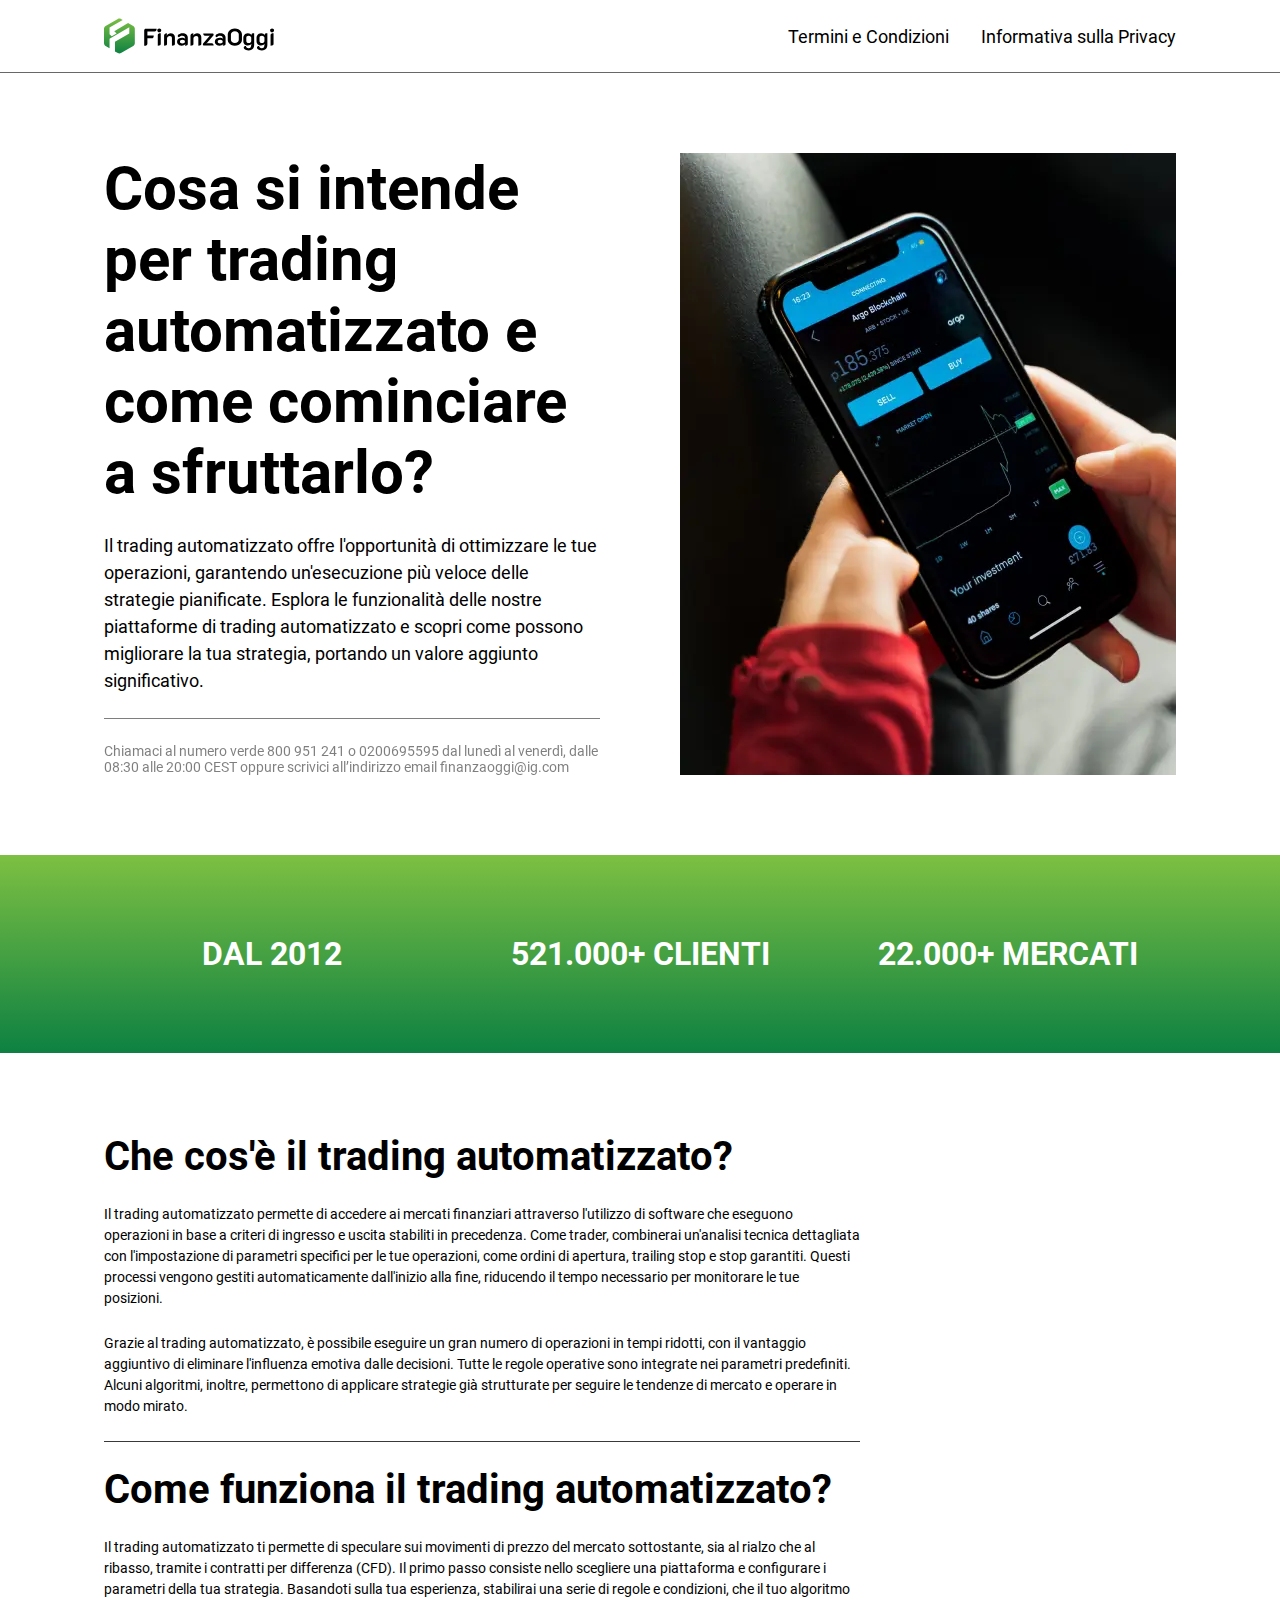
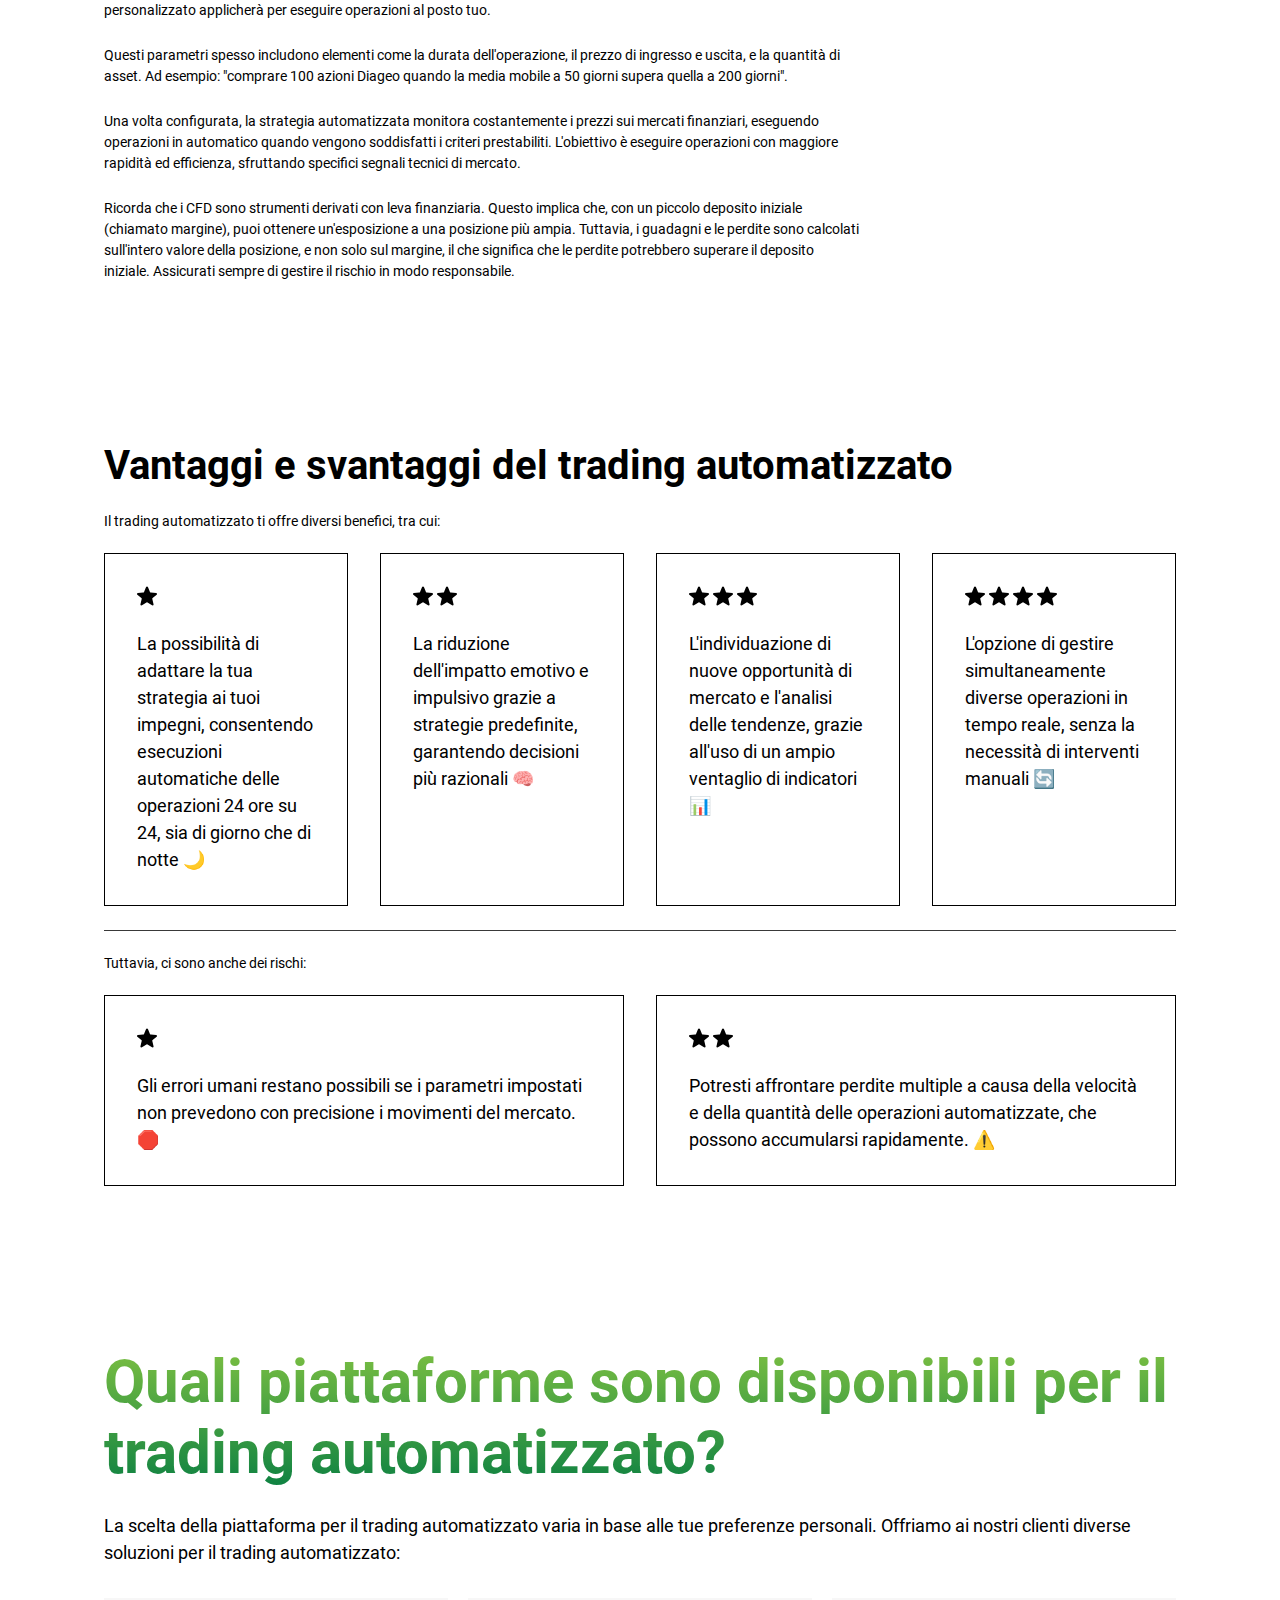
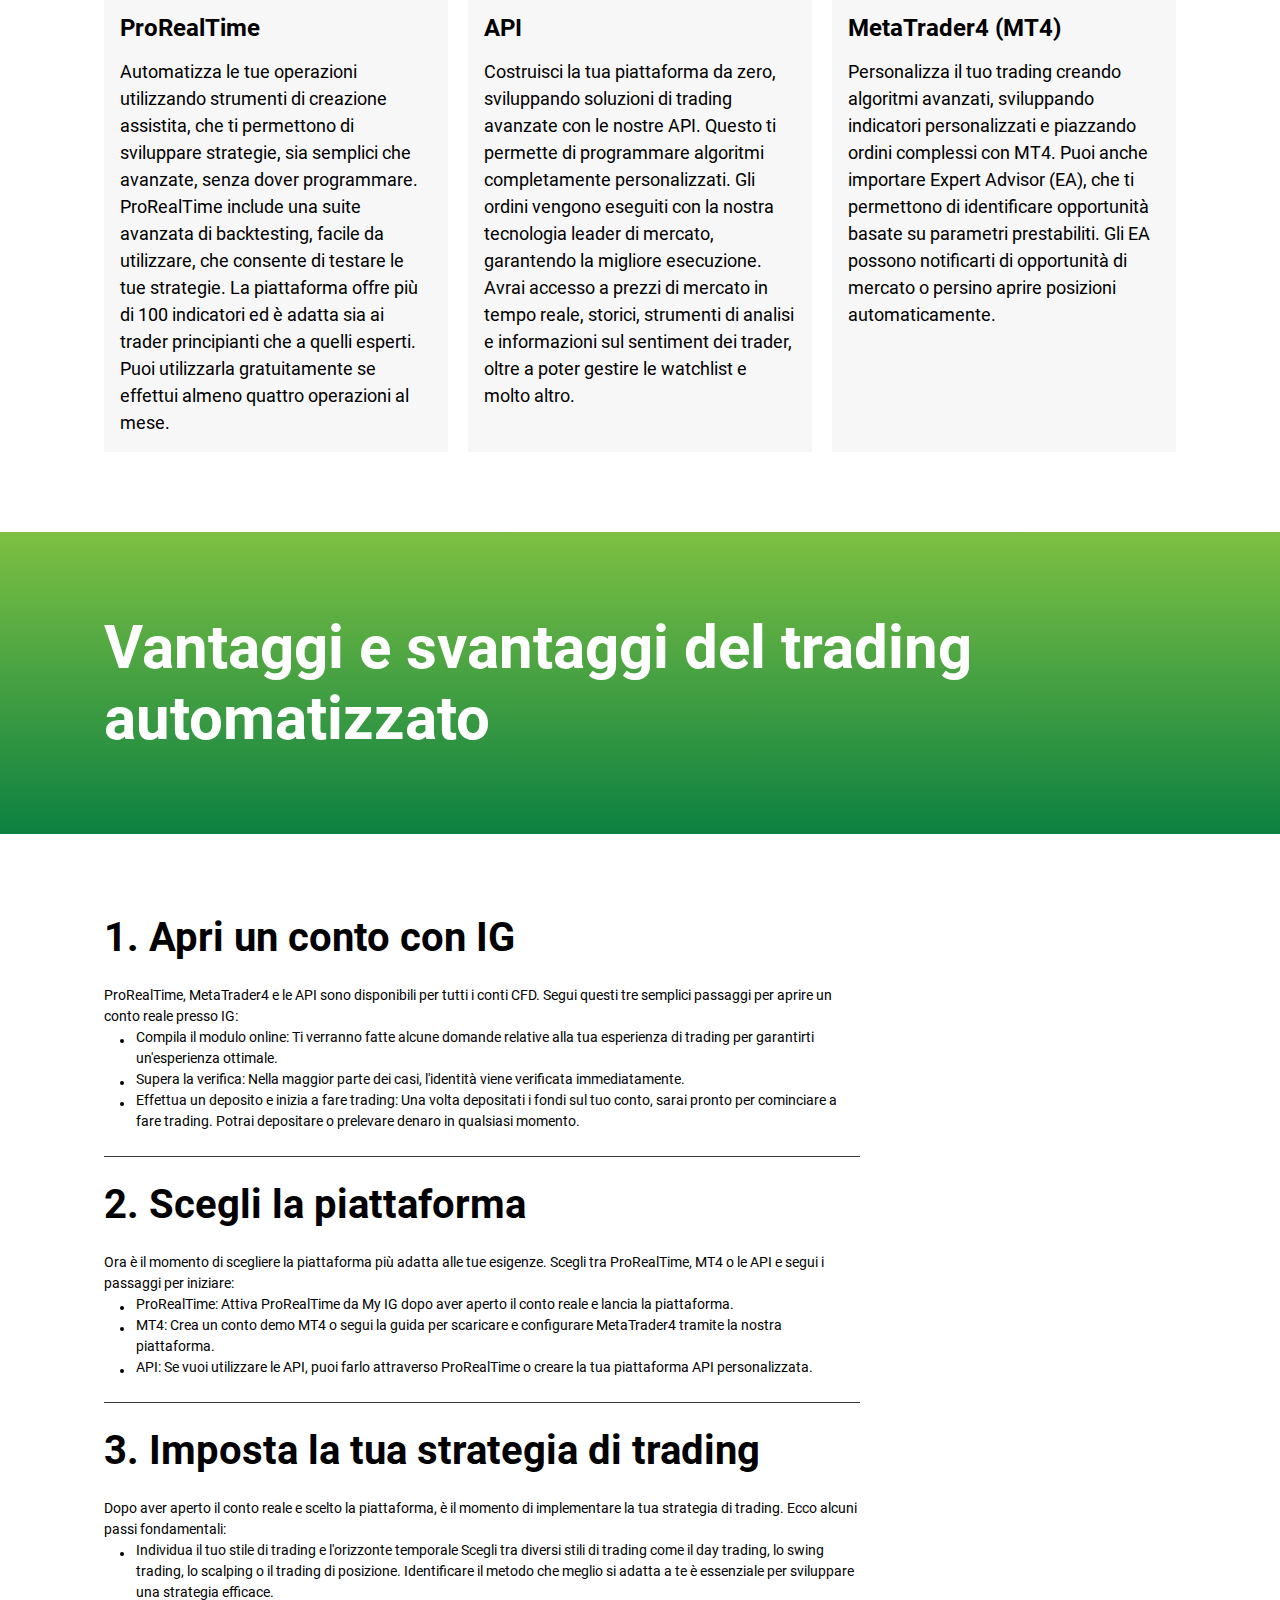
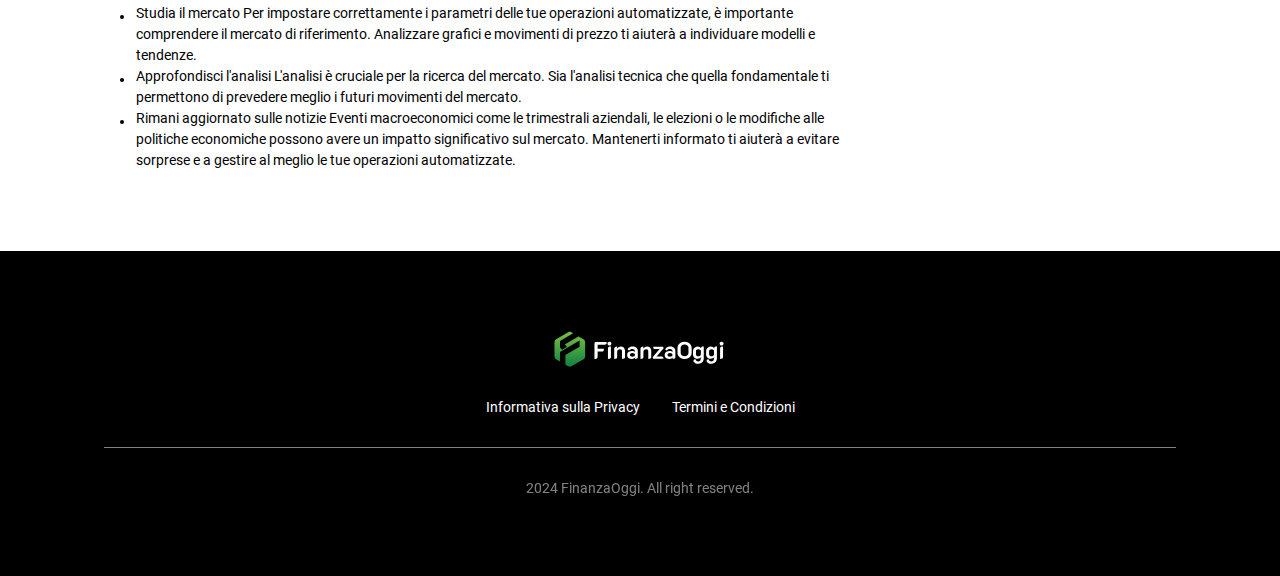
<file: index.html>
<!DOCTYPE html>
<html lang="it">

<head>
    <title>Finanza Oggi - Tutto sull'Autotrading e Investimenti Automatizzati</title>
    <meta charset="UTF-8">
    <meta name="viewport" content="width=device-width, initial-scale=1.0">
    <meta name="title" content="Finanza Oggi - Tutto sull'Autotrading e Investimenti Automatizzati">
    <meta name="description"
        content="Scopri le migliori strategie di autotrading, i robot di trading automatico e gli strumenti di investimento per ottimizzare i tuoi guadagni con Finanza Oggi.">
    <meta name="keywords"
        content="autotrading, trading automatico, robot di trading, investimenti automatizzati, finanza, mercato finanziario, criptovalute, strategie di trading, trading algoritmico">
    <meta name="author" content="Finanza Oggi">
    <meta name="robots" content="index, follow">
    <meta name="language" content="it">
    <meta property="og:title" content="Finanza Oggi - Autotrading e Investimenti Automatizzati">
    <meta property="og:description"
        content="Entra nel mondo dell'autotrading con Finanza Oggi e scopri come investire in modo intelligente e automatizzato.">
    <meta property="og:type" content="website">
    <meta property="og:locale" content="it_IT">
    <link rel="stylesheet" href="css/style.min.css?_v=20240923154622">

</head>

<body>

    <div class="wrapper">
        <header class="header">
    <div class="header__container container">
        <div class="header__body">
            <a href="/" class="header__logo">
                <img src="img/logo.svg" alt="Logo">
            </a>
            <div class="header__links">
                <a href="terms.html" class="header__link">Termini e Condizioni</a>
                <a href="info.html" class="header__link">Informativa sulla Privacy</a>
            </div>
        </div>
    </div>
</header>

        <div class="page">

            <main class="main">
                <div class="main__container container">
                    <div class="main__body">
                        <div class="main__info">
                            <h1 class="main__title">
                                Cosa si intende per trading automatizzato e come cominciare a
                                sfruttarlo?
                            </h1>
                            <p class="main__text">
                                Il trading automatizzato offre l'opportunità di ottimizzare le tue operazioni,
                                garantendo un'esecuzione più veloce delle strategie pianificate. Esplora le funzionalità
                                delle nostre piattaforme di trading automatizzato e scopri come possono migliorare la
                                tua strategia, portando un valore aggiunto significativo.
                            </p>
                            <p class="main__footer">
                                Chiamaci al numero verde 800 951 241 o 0200695595 dal lunedì al venerdì, dalle 08:30
                                alle 20:00 CEST oppure scrivici all’indirizzo email finanzaoggi@ig.com
                            </p>
                        </div>
                        <div class="main__image">
                            <picture><source srcset="img/main/image.webp" type="image/webp"><img src="img/main/image.jpg" alt="Image"></picture>
                        </div>
                    </div>
                </div>
            </main>

            <section class="values">
                <div class="values__container container">
                    <div class="values__body">
                        <ul class="values__list">
                            <li class="values__item">Dal 2012</li>
                            <li class="values__item">521.000+ clienti</li>
                            <li class="values__item">22.000+ mercati</li>
                        </ul>
                    </div>
                </div>
            </section>

            <section class="trading">
                <div class="trading__container container">
                    <div class="trading__body">
                        <div class="trading__info">
                            <div class="trading__section">
                                <h2 class="trading__title">Che cos'è il trading automatizzato?</h2>
                                <div class="trading__text">
                                    <p>
                                        Il trading automatizzato permette di accedere ai mercati finanziari attraverso
                                        l'utilizzo di software che eseguono operazioni in base a criteri di ingresso e
                                        uscita stabiliti in precedenza. Come trader, combinerai un'analisi tecnica
                                        dettagliata con l'impostazione di parametri specifici per le tue operazioni,
                                        come ordini di apertura, trailing stop e stop garantiti. Questi processi vengono
                                        gestiti automaticamente dall'inizio alla fine, riducendo il tempo necessario per
                                        monitorare le tue posizioni.
                                    </p>
                                    <p>
                                        Grazie al trading automatizzato, è possibile eseguire un gran numero di
                                        operazioni in tempi ridotti, con il vantaggio aggiuntivo di eliminare
                                        l'influenza emotiva dalle decisioni. Tutte le regole operative sono integrate
                                        nei parametri predefiniti. Alcuni algoritmi, inoltre, permettono di applicare
                                        strategie già strutturate per seguire le tendenze di mercato e operare in modo
                                        mirato.
                                    </p>
                                </div>
                            </div>
                            <div class="trading__section">
                                <h2 class="trading__title">Come funziona il trading automatizzato?</h2>
                                <div class="trading__text">
                                    <p>
                                        Il trading automatizzato ti permette di speculare sui movimenti di prezzo del
                                        mercato sottostante, sia al rialzo che al ribasso, tramite i contratti per
                                        differenza (CFD). Il primo passo consiste nello scegliere una piattaforma e
                                        configurare i parametri della tua strategia. Basandoti sulla tua esperienza,
                                        stabilirai una serie di regole e condizioni, che il tuo algoritmo personalizzato
                                        applicherà per eseguire operazioni al posto tuo.
                                    </p>
                                    <p>
                                        Questi parametri spesso includono elementi come la durata dell'operazione, il
                                        prezzo di ingresso e uscita, e la quantità di asset. Ad esempio: "comprare 100
                                        azioni Diageo quando la media mobile a 50 giorni supera quella a 200 giorni".
                                    </p>
                                    <p>
                                        Una volta configurata, la strategia automatizzata monitora costantemente i
                                        prezzi sui mercati finanziari, eseguendo operazioni in automatico quando vengono
                                        soddisfatti i criteri prestabiliti. L'obiettivo è eseguire operazioni con
                                        maggiore rapidità ed efficienza, sfruttando specifici segnali tecnici di
                                        mercato.
                                    </p>
                                    <p>
                                        Ricorda che i CFD sono strumenti derivati con leva finanziaria. Questo implica
                                        che, con un piccolo deposito iniziale (chiamato margine), puoi ottenere
                                        un'esposizione a una posizione più ampia. Tuttavia, i guadagni e le perdite sono
                                        calcolati sull'intero valore della posizione, e non solo sul margine, il che
                                        significa che le perdite potrebbero superare il deposito iniziale. Assicurati
                                        sempre di gestire il rischio in modo responsabile.
                                    </p>
                                </div>
                            </div>
                        </div>
                        <div class="trading__images">
                            <div class="trading__image lazy">
                                <picture>
                                    <source data-srcset="img/trading/image1.webp" srcset="img/plug.png"
                                        type="image/webp">
                                    <img data-src="img/trading/image1.jpg" src="img/plug.png" alt="Image">
                                </picture>
                            </div>
                            <div class="trading__image lazy">
                                <picture>
                                    <source data-srcset="img/trading/image2.webp" srcset="img/plug.png"
                                        type="image/webp">
                                    <img data-src="img/trading/image2.jpg" src="img/plug.png" alt="Image">
                                </picture>
                            </div>
                            <div class="trading__image lazy">
                                <picture>
                                    <source data-srcset="img/trading/image3.webp" srcset="img/plug.png"
                                        type="image/webp">
                                    <img data-src="img/trading/image3.jpg" src="img/plug.png" alt="Image">
                                </picture>
                            </div>
                        </div>
                    </div>
                </div>
            </section>

            <section class="advantages">
                <div class="advantages__container container">
                    <div class="advantages__body">
                        <h2 class="advantages__title">Vantaggi e svantaggi del trading automatizzato</h2>
                        <div class="advantages__section">
                            <p class="advantages__intro">Il trading automatizzato ti offre diversi benefici, tra cui:
                            </p>
                            <ul class="advantages__list">
                                <li class="advantages__item">
                                    <div class="advantages__rating">
                                        <svg>
                                            <use href="img/icons/icons.svg#star"></use>
                                        </svg>
                                    </div>
                                    <p class="advantages__text">
                                        La possibilità di adattare la tua strategia ai tuoi impegni, consentendo
                                        esecuzioni automatiche delle operazioni 24 ore su 24, sia di giorno che di notte
                                        🌙
                                    </p>
                                </li>
                                <li class="advantages__item">
                                    <div class="advantages__rating">
                                        <svg>
                                            <use href="img/icons/icons.svg#star"></use>
                                        </svg>
                                        <svg>
                                            <use href="img/icons/icons.svg#star"></use>
                                        </svg>
                                    </div>
                                    <p class="advantages__text">
                                        La riduzione dell'impatto emotivo e impulsivo grazie a strategie predefinite,
                                        garantendo decisioni più razionali 🧠
                                    </p>
                                </li>
                                <li class="advantages__item">
                                    <div class="advantages__rating">
                                        <svg>
                                            <use href="img/icons/icons.svg#star"></use>
                                        </svg>
                                        <svg>
                                            <use href="img/icons/icons.svg#star"></use>
                                        </svg>
                                        <svg>
                                            <use href="img/icons/icons.svg#star"></use>
                                        </svg>
                                    </div>
                                    <p class="advantages__text">
                                        L'individuazione di nuove opportunità di mercato e l'analisi delle tendenze,
                                        grazie all'uso di un ampio ventaglio di indicatori 📊
                                    </p>
                                </li>
                                <li class="advantages__item">
                                    <div class="advantages__rating">
                                        <svg>
                                            <use href="img/icons/icons.svg#star"></use>
                                        </svg>
                                        <svg>
                                            <use href="img/icons/icons.svg#star"></use>
                                        </svg>
                                        <svg>
                                            <use href="img/icons/icons.svg#star"></use>
                                        </svg>
                                        <svg>
                                            <use href="img/icons/icons.svg#star"></use>
                                        </svg>
                                    </div>
                                    <p class="advantages__text">
                                        L'opzione di gestire simultaneamente diverse operazioni in tempo reale, senza la
                                        necessità di interventi manuali 🔄
                                    </p>
                                </li>
                            </ul>
                        </div>
                        <div class="advantages__section">
                            <p class="advantages__intro">Tuttavia, ci sono anche dei rischi:</p>
                            <ul class="advantages__list">
                                <li class="advantages__item">
                                    <div class="advantages__rating">
                                        <svg>
                                            <use href="img/icons/icons.svg#star"></use>
                                        </svg>
                                    </div>
                                    <p class="advantages__text">
                                        Gli errori umani restano possibili se i parametri impostati non prevedono con
                                        precisione i movimenti del mercato. 🛑
                                    </p>
                                </li>
                                <li class="advantages__item">
                                    <div class="advantages__rating">
                                        <svg>
                                            <use href="img/icons/icons.svg#star"></use>
                                        </svg>
                                        <svg>
                                            <use href="img/icons/icons.svg#star"></use>
                                        </svg>
                                    </div>
                                    <p class="advantages__text">
                                        Potresti affrontare perdite multiple a causa della velocità e della quantità
                                        delle operazioni automatizzate, che possono accumularsi rapidamente. ⚠️
                                    </p>
                                </li>
                            </ul>
                        </div>
                    </div>
                </div>
            </section>

            <section class="platform">
                <div class="platform__container container">
                    <div class="platform__body">
                        <h2 class="platform__title">Quali piattaforme sono disponibili per il trading automatizzato?
                        </h2>
                        <p class="platform__intro">
                            La scelta della piattaforma per il trading automatizzato varia in base alle tue preferenze
                            personali. Offriamo ai nostri clienti diverse soluzioni per il trading automatizzato:
                        </p>
                        <ul class="platform__list">
                            <li class="platform__item">
                                <h3 class="platform__name">ProRealTime</h3>
                                <p class="platform__desc">
                                    Automatizza le tue operazioni utilizzando strumenti di creazione assistita, che ti
                                    permettono di sviluppare strategie, sia semplici che avanzate, senza dover
                                    programmare. ProRealTime include una suite avanzata di backtesting, facile da
                                    utilizzare, che consente di testare le tue strategie. La piattaforma offre più di
                                    100 indicatori ed è adatta sia ai trader principianti che a quelli esperti. Puoi
                                    utilizzarla gratuitamente se effettui almeno quattro operazioni al mese.
                                </p>
                            </li>
                            <li class="platform__item">
                                <h3 class="platform__name">API</h3>
                                <p class="platform__desc">
                                    Costruisci la tua piattaforma da zero, sviluppando soluzioni di trading avanzate con
                                    le nostre API. Questo ti permette di programmare algoritmi completamente
                                    personalizzati. Gli ordini vengono eseguiti con la nostra tecnologia leader di
                                    mercato, garantendo la migliore esecuzione. Avrai accesso a prezzi di mercato in
                                    tempo reale, storici, strumenti di analisi e informazioni sul sentiment dei trader,
                                    oltre a poter gestire le watchlist e molto altro.
                                </p>
                            </li>
                            <li class="platform__item">
                                <h3 class="platform__name">MetaTrader4 (MT4)</h3>
                                <p class="platform__desc">
                                    Personalizza il tuo trading creando algoritmi avanzati, sviluppando indicatori
                                    personalizzati e piazzando ordini complessi con MT4. Puoi anche importare Expert
                                    Advisor (EA), che ti permettono di identificare opportunità basate su parametri
                                    prestabiliti. Gli EA possono notificarti di opportunità di mercato o persino aprire
                                    posizioni automaticamente.
                                </p>
                            </li>
                        </ul>
                    </div>
                </div>
            </section>

            <section class="simple">
                <div class="simple__container container">
                    <div class="simple__body">
                        Vantaggi e svantaggi del trading automatizzato
                    </div>
                </div>
            </section>

            <section class="order">
                <div class="order__container container">
                    <div class="order__body">
                        <div class="order__info">
                            <div class="order__section">
                                <h2 class="order__title">1. Apri un conto con IG</h2>
                                <p class="order__text">
                                    ProRealTime, MetaTrader4 e le API sono disponibili per tutti i conti CFD. Segui
                                    questi tre semplici passaggi per aprire un conto reale presso IG:
                                </p>
                                <ul class="order__list">
                                    <li class="order__item">
                                        Compila il modulo online: Ti verranno fatte alcune domande relative alla tua
                                        esperienza di trading per garantirti un'esperienza ottimale.
                                    </li>
                                    <li class="order__item">
                                        Supera la verifica: Nella maggior parte dei casi, l'identità viene verificata
                                        immediatamente.
                                    </li>
                                    <li class="order__item">
                                        Effettua un deposito e inizia a fare trading: Una volta depositati i fondi sul
                                        tuo conto, sarai pronto per cominciare a fare trading. Potrai depositare o
                                        prelevare denaro in qualsiasi momento.
                                    </li>
                                </ul>
                            </div>

                            <div class="order__section">
                                <h2 class="order__title">2. Scegli la piattaforma</h2>
                                <p class="order__text">
                                    Ora è il momento di scegliere la piattaforma più adatta alle tue esigenze. Scegli
                                    tra ProRealTime, MT4 o le API e segui i passaggi per iniziare:
                                </p>
                                <ul class="order__list">
                                    <li class="order__item">
                                        ProRealTime: Attiva ProRealTime da My IG dopo aver aperto il conto reale e
                                        lancia la piattaforma.
                                    </li>
                                    <li class="order__item">
                                        MT4: Crea un conto demo MT4 o segui la guida per scaricare e configurare
                                        MetaTrader4 tramite la nostra piattaforma.
                                    </li>
                                    <li class="order__item">
                                        API: Se vuoi utilizzare le API, puoi farlo attraverso ProRealTime o creare la
                                        tua piattaforma API personalizzata.
                                    </li>
                                </ul>
                            </div>

                            <div class="order__section">
                                <h2 class="order__title">3. Imposta la tua strategia di trading</h2>
                                <p class="order__text">
                                    Dopo aver aperto il conto reale e scelto la piattaforma, è il momento di
                                    implementare la tua strategia di trading. Ecco alcuni passi fondamentali:
                                </p>
                                <ul class="order__list">
                                    <li class="order__item">
                                        Individua il tuo stile di trading e l'orizzonte temporale Scegli tra diversi
                                        stili di trading come il day trading, lo swing trading, lo scalping o il trading
                                        di posizione. Identificare il metodo che meglio si adatta a te è essenziale per
                                        sviluppare una strategia efficace.
                                    </li>
                                    <li class="order__item">
                                        Studia il mercato Per impostare correttamente i parametri delle tue operazioni
                                        automatizzate, è importante comprendere il mercato di riferimento. Analizzare
                                        grafici e movimenti di prezzo ti aiuterà a individuare modelli e tendenze.
                                    </li>
                                    <li class="order__item">
                                        Approfondisci l'analisi L'analisi è cruciale per la ricerca del mercato. Sia
                                        l'analisi tecnica che quella fondamentale ti permettono di prevedere meglio i
                                        futuri movimenti del mercato.
                                    </li>
                                    <li class="order__item">
                                        Rimani aggiornato sulle notizie Eventi macroeconomici come le trimestrali
                                        aziendali, le elezioni o le modifiche alle politiche economiche possono avere un
                                        impatto significativo sul mercato. Mantenerti informato ti aiuterà a evitare
                                        sorprese e a gestire al meglio le tue operazioni automatizzate.
                                    </li>
                                </ul>
                            </div>
                        </div>

                        <div class="order__images">
                            <div class="order__image lazy">
                                <picture>
                                    <source data-srcset="img/order/image1.webp" srcset="img/plug.png"
                                        type="image/webp">
                                    <img data-src="img/order/image1.jpg" src="img/plug.png" alt="Image">
                                </picture>
                            </div>

                            <div class="order__image lazy">
                                <picture>
                                    <source data-srcset="img/order/image2.webp" srcset="img/plug.png"
                                        type="image/webp">
                                    <img data-src="img/order/image2.jpg" src="img/plug.png" alt="Image">
                                </picture>
                            </div>

                            <div class="order__image lazy">
                                <picture>
                                    <source data-srcset="img/order/image3.webp" srcset="img/plug.png"
                                        type="image/webp">
                                    <img data-src="img/order/image3.jpg" src="img/plug.png" alt="Image">
                                </picture>
                            </div>
                        </div>
                    </div>
                </div>
            </section>

        </div>

        <footer class="footer">
    <div class="footer__container container">
        <div class="footer__body">
            <a href="/" class="footer__logo">
                <img src="img/logo-white.svg" alt="Logo">
            </a>
            <div class="footer__links">
                <a href="terms.html" class="footer__link">Informativa sulla Privacy</a>
                <a href="info.html" class="footer__link">Termini e Condizioni</a>
            </div>
            <div class="footer__rights">
                2024 FinanzaOggi. All right reserved.
            </div>
        </div>
    </div>
</footer>
    </div>

    <script src="js/app.min.js?_v=20240923154622" defer></script>
</body>

</html>
</file>
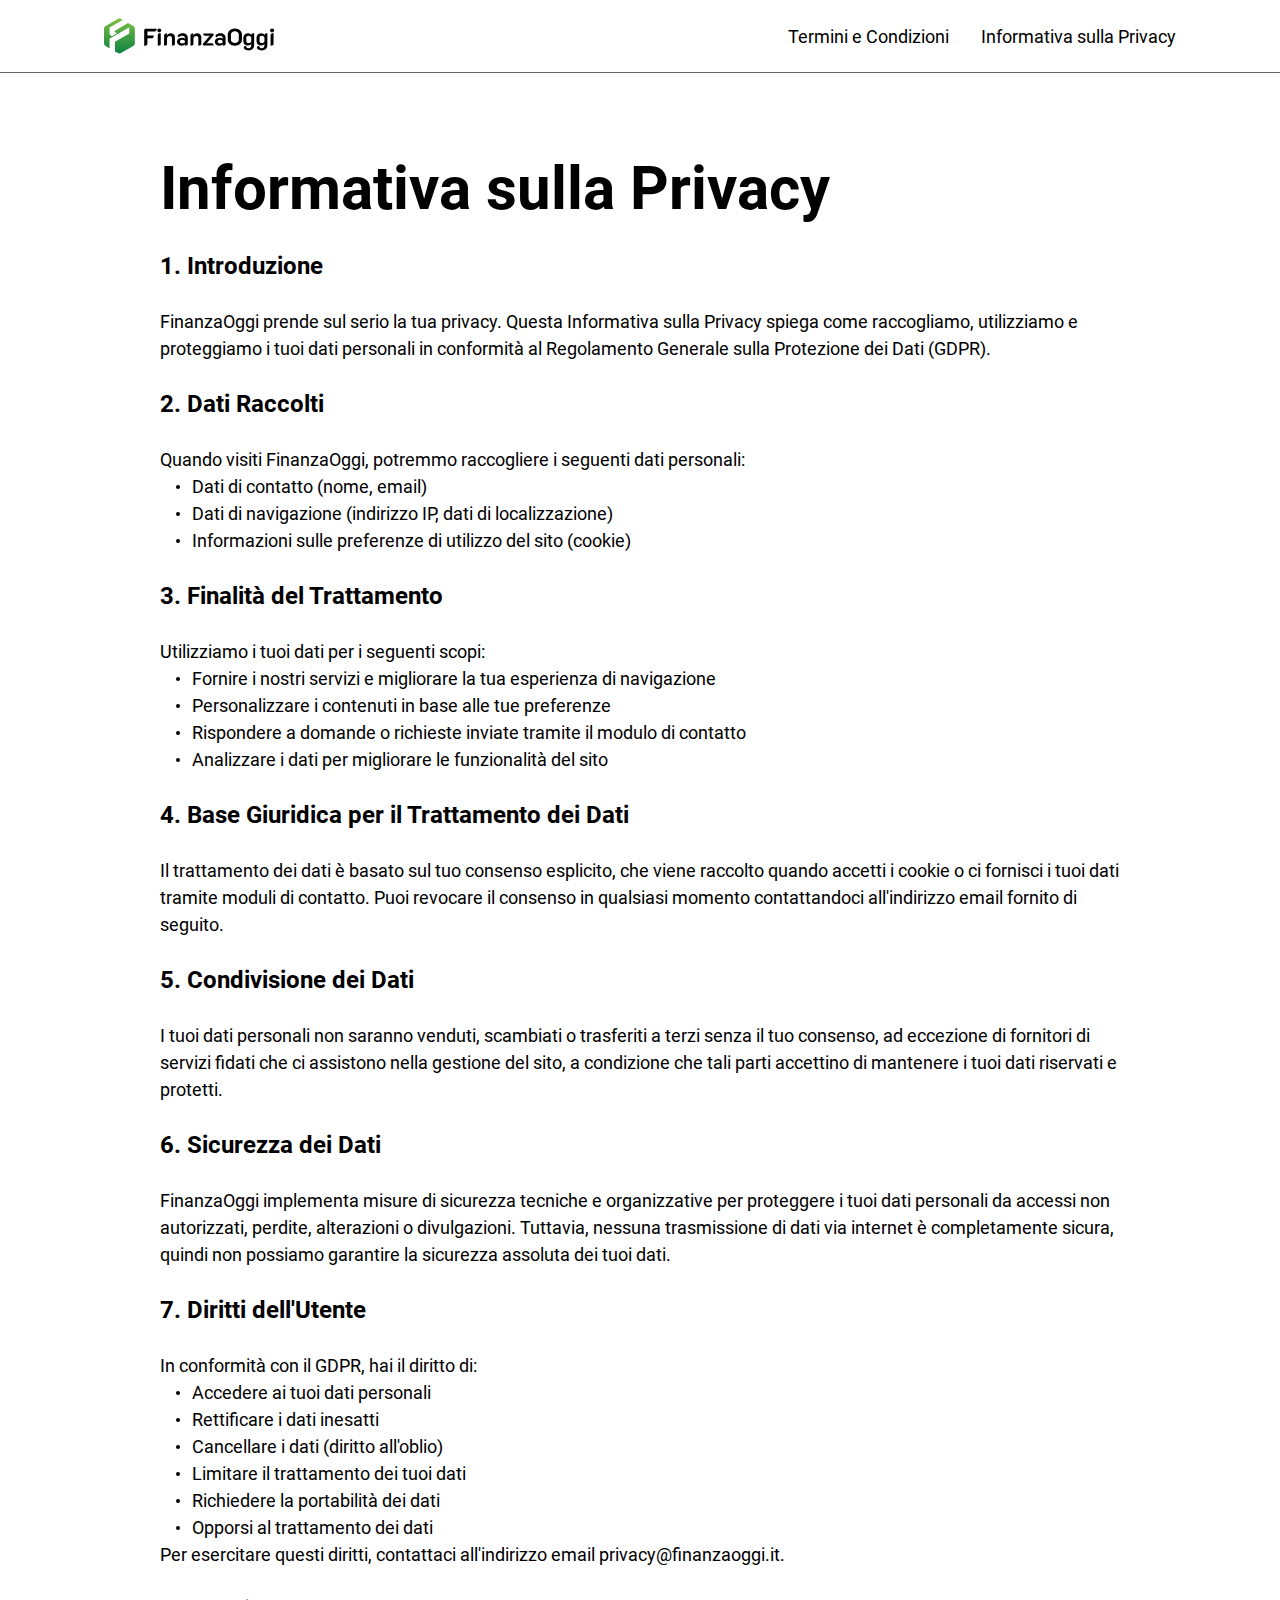
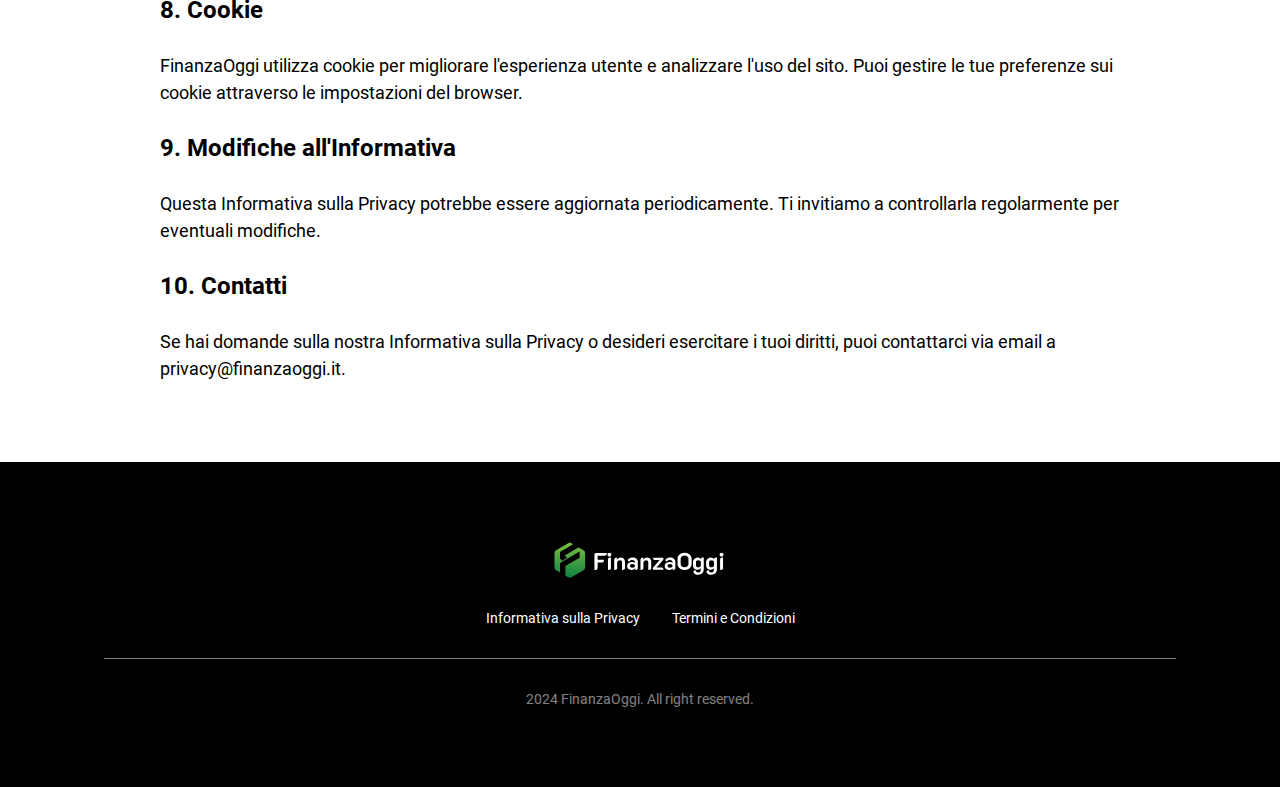
<file: info.html>
<!DOCTYPE html>
<html lang="it">

<head>
    <title>Finanza Oggi - Tutto sull'Autotrading e Investimenti Automatizzati</title>
    <meta charset="UTF-8">
    <meta name="viewport" content="width=device-width, initial-scale=1.0">
    <meta name="title" content="Finanza Oggi - Tutto sull'Autotrading e Investimenti Automatizzati">
    <meta name="description"
        content="Scopri le migliori strategie di autotrading, i robot di trading automatico e gli strumenti di investimento per ottimizzare i tuoi guadagni con Finanza Oggi.">
    <meta name="keywords"
        content="autotrading, trading automatico, robot di trading, investimenti automatizzati, finanza, mercato finanziario, criptovalute, strategie di trading, trading algoritmico">
    <meta name="author" content="Finanza Oggi">
    <meta name="robots" content="index, follow">
    <meta name="language" content="it">
    <meta property="og:title" content="Finanza Oggi - Autotrading e Investimenti Automatizzati">
    <meta property="og:description"
        content="Entra nel mondo dell'autotrading con Finanza Oggi e scopri come investire in modo intelligente e automatizzato.">
    <meta property="og:type" content="website">
    <meta property="og:locale" content="it_IT">
    <link rel="stylesheet" href="css/style.min.css?_v=20240923154622">

</head>

<body>

    <div class="wrapper">
        <header class="header">
    <div class="header__container container">
        <div class="header__body">
            <a href="/" class="header__logo">
                <img src="img/logo.svg" alt="Logo">
            </a>
            <div class="header__links">
                <a href="terms.html" class="header__link">Termini e Condizioni</a>
                <a href="info.html" class="header__link">Informativa sulla Privacy</a>
            </div>
        </div>
    </div>
</header>

        <div class="info">
            <div class="info__container container">
                <div class="info__body">

                    <h1 class="info__main-title">Informativa sulla Privacy</h1>

                    <div class="info__section">
                        <h2 class="info__title">1. Introduzione</h2>
                        <p class="info__text">
                            FinanzaOggi prende sul serio la tua privacy. Questa Informativa sulla Privacy spiega come
                            raccogliamo, utilizziamo e proteggiamo i tuoi dati personali in conformità al Regolamento
                            Generale sulla Protezione dei Dati (GDPR).
                        </p>
                    </div>

                    <div class="info__section">
                        <h2 class="info__title">2. Dati Raccolti</h2>
                        <p class="info__text">
                            Quando visiti FinanzaOggi, potremmo raccogliere i seguenti dati personali:
                        </p>
                        <ul class="info__list">
                            <li class="info__item">Dati di contatto (nome, email)</li>
                            <li class="info__item">Dati di navigazione (indirizzo IP, dati di localizzazione)</li>
                            <li class="info__item">Informazioni sulle preferenze di utilizzo del sito (cookie)</li>
                        </ul>
                    </div>

                    <div class="info__section">
                        <h2 class="info__title">3. Finalità del Trattamento</h2>
                        <p class="info__text">
                            Utilizziamo i tuoi dati per i seguenti scopi:
                        </p>
                        <ul class="info__list">
                            <li class="info__item">Fornire i nostri servizi e migliorare la tua esperienza di
                                navigazione</li>
                            <li class="info__item">Personalizzare i contenuti in base alle tue preferenze</li>
                            <li class="info__item">Rispondere a domande o richieste inviate tramite il modulo di
                                contatto</li>
                            <li class="info__item">Analizzare i dati per migliorare le funzionalità del sito</li>
                        </ul>
                    </div>

                    <div class="info__section">
                        <h2 class="info__title">4. Base Giuridica per il Trattamento dei Dati</h2>
                        <p class="info__text">
                            Il trattamento dei dati è basato sul tuo consenso esplicito, che viene raccolto quando
                            accetti i cookie o ci fornisci i tuoi dati tramite moduli di contatto. Puoi revocare il
                            consenso in qualsiasi momento contattandoci all'indirizzo email fornito di seguito.
                        </p>
                    </div>

                    <div class="info__section">
                        <h2 class="info__title">5. Condivisione dei Dati</h2>
                        <p class="info__text">
                            I tuoi dati personali non saranno venduti, scambiati o trasferiti a terzi senza il tuo
                            consenso, ad eccezione di fornitori di servizi fidati che ci assistono nella gestione del
                            sito, a condizione che tali parti accettino di mantenere i tuoi dati riservati e protetti.
                        </p>
                    </div>

                    <div class="info__section">
                        <h2 class="info__title">6. Sicurezza dei Dati</h2>
                        <p class="info__text">
                            FinanzaOggi implementa misure di sicurezza tecniche e organizzative per proteggere i tuoi
                            dati personali da accessi non autorizzati, perdite, alterazioni o divulgazioni. Tuttavia,
                            nessuna trasmissione di dati via internet è completamente sicura, quindi non possiamo
                            garantire la sicurezza assoluta dei tuoi dati.
                        </p>
                    </div>

                    <div class="info__section">
                        <h2 class="info__title">7. Diritti dell'Utente</h2>
                        <p class="info__text">
                            In conformità con il GDPR, hai il diritto di:
                        </p>
                        <ul class="info__list">
                            <li class="info__item">Accedere ai tuoi dati personali</li>
                            <li class="info__item">Rettificare i dati inesatti</li>
                            <li class="info__item">Cancellare i dati (diritto all'oblio)</li>
                            <li class="info__item">Limitare il trattamento dei tuoi dati</li>
                            <li class="info__item">Richiedere la portabilità dei dati</li>
                            <li class="info__item">Opporsi al trattamento dei dati</li>
                        </ul>
                        <p class="info__text">
                            Per esercitare questi diritti, contattaci all'indirizzo email privacy@finanzaoggi.it.
                        </p>
                    </div>

                    <div class="info__section">
                        <h2 class="info__title">8. Cookie</h2>
                        <p class="info__text">
                            FinanzaOggi utilizza cookie per migliorare l'esperienza utente e analizzare l'uso del sito.
                            Puoi gestire le tue preferenze sui cookie attraverso le impostazioni del browser.
                        </p>
                    </div>

                    <div class="info__section">
                        <h2 class="info__title">9. Modifiche all'Informativa</h2>
                        <p class="info__text">
                            Questa Informativa sulla Privacy potrebbe essere aggiornata periodicamente. Ti invitiamo a
                            controllarla regolarmente per eventuali modifiche.
                        </p>
                    </div>

                    <div class="info__section">
                        <h2 class="info__title">10. Contatti</h2>
                        <p class="info__text">
                            Se hai domande sulla nostra Informativa sulla Privacy o desideri esercitare i tuoi diritti,
                            puoi contattarci via email a privacy@finanzaoggi.it.
                        </p>
                    </div>

                </div>
            </div>
        </div>

        <footer class="footer">
    <div class="footer__container container">
        <div class="footer__body">
            <a href="/" class="footer__logo">
                <img src="img/logo-white.svg" alt="Logo">
            </a>
            <div class="footer__links">
                <a href="terms.html" class="footer__link">Informativa sulla Privacy</a>
                <a href="info.html" class="footer__link">Termini e Condizioni</a>
            </div>
            <div class="footer__rights">
                2024 FinanzaOggi. All right reserved.
            </div>
        </div>
    </div>
</footer>
    </div>

    <script src="js/app.min.js?_v=20240923154622" defer></script>
</body>

</html>
</file>
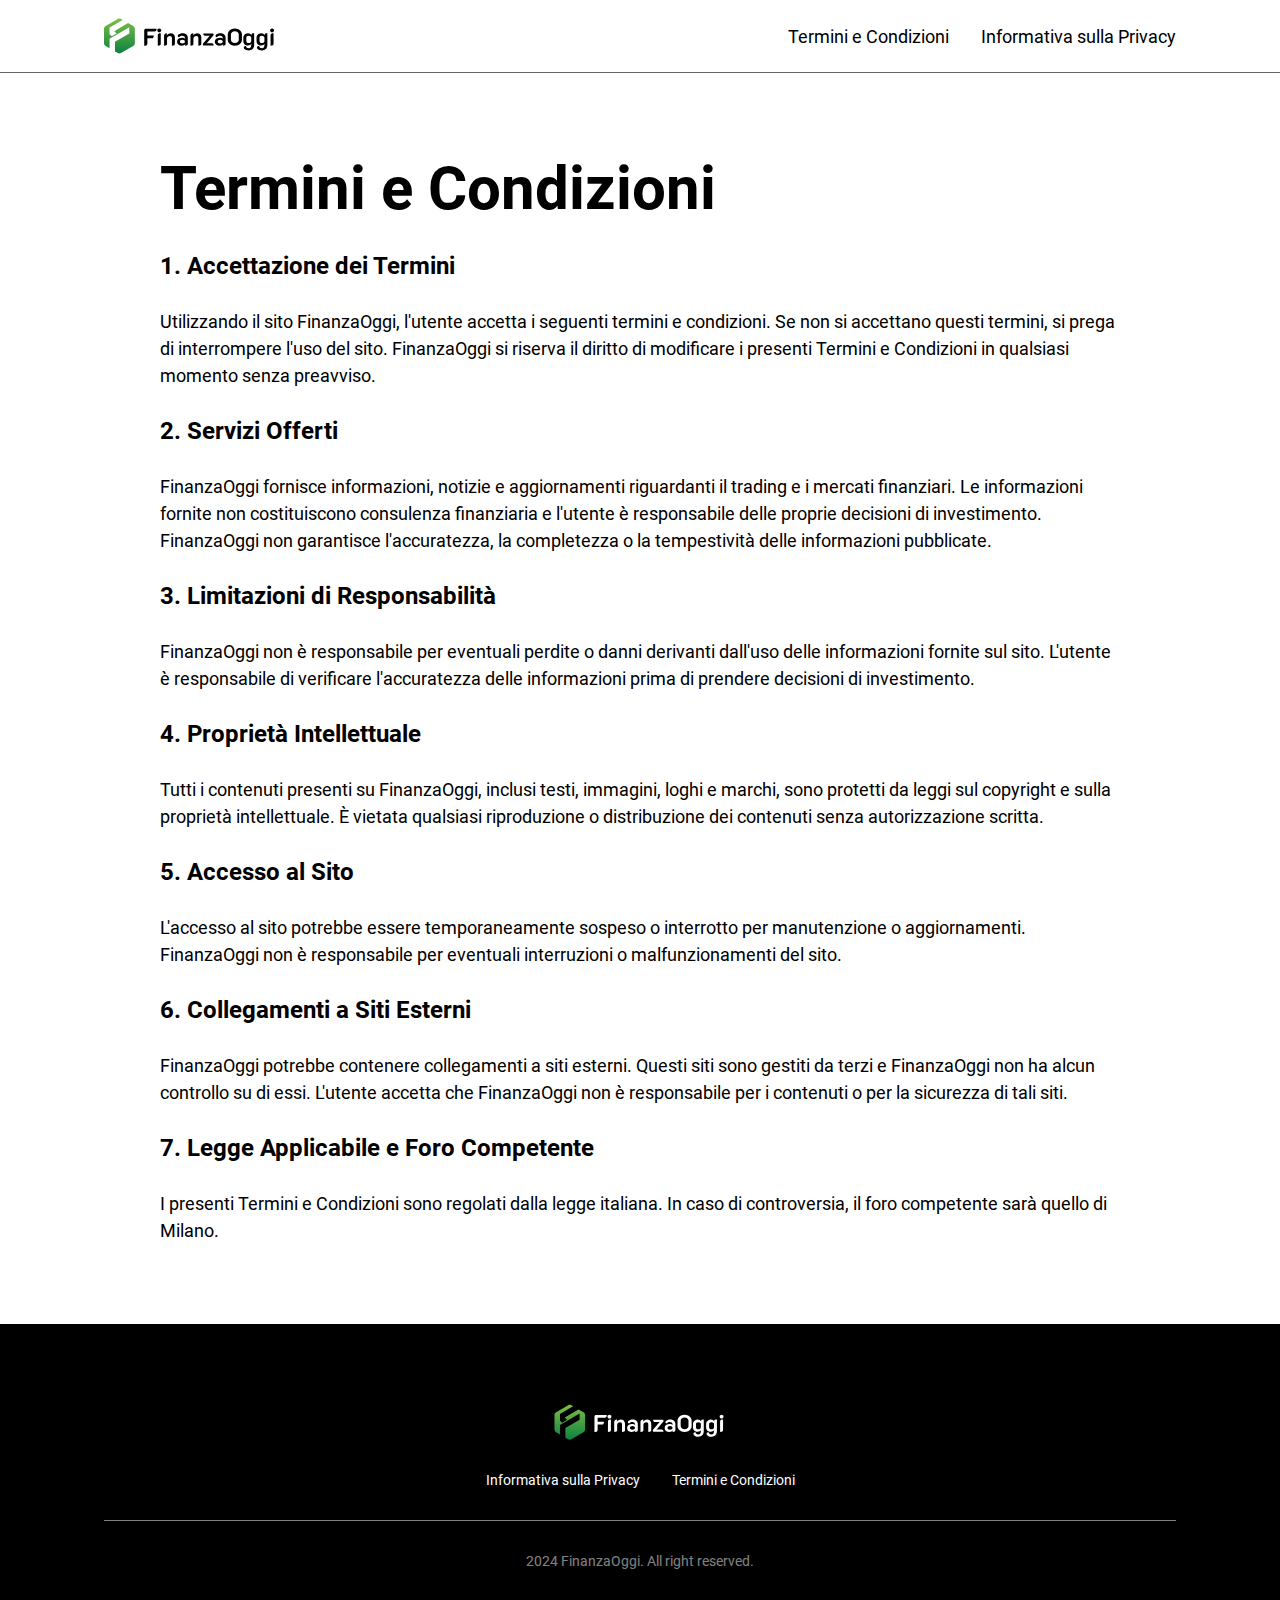
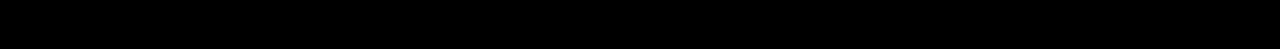
<file: terms.html>
<!DOCTYPE html>
<html lang="it">

<head>
    <title>Finanza Oggi - Tutto sull'Autotrading e Investimenti Automatizzati</title>
    <meta charset="UTF-8">
    <meta name="viewport" content="width=device-width, initial-scale=1.0">
    <meta name="title" content="Finanza Oggi - Tutto sull'Autotrading e Investimenti Automatizzati">
    <meta name="description"
        content="Scopri le migliori strategie di autotrading, i robot di trading automatico e gli strumenti di investimento per ottimizzare i tuoi guadagni con Finanza Oggi.">
    <meta name="keywords"
        content="autotrading, trading automatico, robot di trading, investimenti automatizzati, finanza, mercato finanziario, criptovalute, strategie di trading, trading algoritmico">
    <meta name="author" content="Finanza Oggi">
    <meta name="robots" content="index, follow">
    <meta name="language" content="it">
    <meta property="og:title" content="Finanza Oggi - Autotrading e Investimenti Automatizzati">
    <meta property="og:description"
        content="Entra nel mondo dell'autotrading con Finanza Oggi e scopri come investire in modo intelligente e automatizzato.">
    <meta property="og:type" content="website">
    <meta property="og:locale" content="it_IT">
    <link rel="stylesheet" href="css/style.min.css?_v=20240923154622">

</head>

<body>

    <div class="wrapper">
        <header class="header">
    <div class="header__container container">
        <div class="header__body">
            <a href="/" class="header__logo">
                <img src="img/logo.svg" alt="Logo">
            </a>
            <div class="header__links">
                <a href="terms.html" class="header__link">Termini e Condizioni</a>
                <a href="info.html" class="header__link">Informativa sulla Privacy</a>
            </div>
        </div>
    </div>
</header>

        <div class="info">
            <div class="info__container container">
                <div class="info__body">

                    <h1 class="info__main-title">Termini e Condizioni</h1>

                    <div class="info__section">
                        <h2 class="info__title">1. Accettazione dei Termini</h2>
                        <p class="info__text">
                            Utilizzando il sito FinanzaOggi, l'utente accetta i seguenti termini e condizioni. Se non si
                            accettano questi termini, si prega di interrompere l'uso del sito. FinanzaOggi si riserva il
                            diritto di modificare i presenti Termini e Condizioni in qualsiasi momento senza preavviso.
                        </p>
                    </div>

                    <div class="info__section">
                        <h2 class="info__title">2. Servizi Offerti</h2>
                        <p class="info__text">
                            FinanzaOggi fornisce informazioni, notizie e aggiornamenti riguardanti il trading e i
                            mercati
                            finanziari. Le informazioni fornite non costituiscono consulenza finanziaria e l'utente è
                            responsabile delle proprie decisioni di investimento. FinanzaOggi non garantisce
                            l'accuratezza,
                            la completezza o la tempestività delle informazioni pubblicate.
                        </p>
                    </div>

                    <div class="info__section">
                        <h2 class="info__title">3. Limitazioni di Responsabilità</h2>
                        <p class="info__text">
                            FinanzaOggi non è responsabile per eventuali perdite o danni derivanti dall'uso delle
                            informazioni fornite sul sito. L'utente è responsabile di verificare l'accuratezza delle
                            informazioni prima di prendere decisioni di investimento.
                        </p>
                    </div>

                    <div class="info__section">
                        <h2 class="info__title">4. Proprietà Intellettuale</h2>
                        <p class="info__text">
                            Tutti i contenuti presenti su FinanzaOggi, inclusi testi, immagini, loghi e marchi, sono
                            protetti da leggi sul copyright e sulla proprietà intellettuale. È vietata qualsiasi
                            riproduzione o distribuzione dei contenuti senza autorizzazione scritta.
                        </p>
                    </div>

                    <div class="info__section">
                        <h2 class="info__title">5. Accesso al Sito</h2>
                        <p class="info__text">
                            L'accesso al sito potrebbe essere temporaneamente sospeso o interrotto per manutenzione o
                            aggiornamenti. FinanzaOggi non è responsabile per eventuali interruzioni o malfunzionamenti
                            del
                            sito.
                        </p>
                    </div>

                    <div class="info__section">
                        <h2 class="info__title">6. Collegamenti a Siti Esterni</h2>
                        <p class="info__text">
                            FinanzaOggi potrebbe contenere collegamenti a siti esterni. Questi siti sono gestiti da
                            terzi e
                            FinanzaOggi non ha alcun controllo su di essi. L'utente accetta che FinanzaOggi non è
                            responsabile per i contenuti o per la sicurezza di tali siti.
                        </p>
                    </div>

                    <div class="info__section">
                        <h2 class="info__title">7. Legge Applicabile e Foro Competente</h2>
                        <p class="info__text">
                            I presenti Termini e Condizioni sono regolati dalla legge italiana. In caso di controversia,
                            il
                            foro competente sarà quello di Milano.
                        </p>
                    </div>

                </div>
            </div>
        </div>

        <footer class="footer">
    <div class="footer__container container">
        <div class="footer__body">
            <a href="/" class="footer__logo">
                <img src="img/logo-white.svg" alt="Logo">
            </a>
            <div class="footer__links">
                <a href="terms.html" class="footer__link">Informativa sulla Privacy</a>
                <a href="info.html" class="footer__link">Termini e Condizioni</a>
            </div>
            <div class="footer__rights">
                2024 FinanzaOggi. All right reserved.
            </div>
        </div>
    </div>
</footer>
    </div>

    <script src="js/app.min.js?_v=20240923154622" defer></script>
</body>

</html>
</file>
<file: css/style.min.css>
*{margin:0;padding:0}*,:after,:before{box-sizing:border-box;-moz-box-sizing:border-box;-webkit-box-sizing:border-box}:active,:focus{outline:0}a:active,a:focus{outline:0}aside,footer,header,nav{display:block}body{min-height:100vh;min-width:100%;max-width:100vw;overflow-x:hidden}button,input,textarea{font-family:inherit;font-size:inherit;font-weight:inherit}input::-ms-clear{display:none}button{cursor:pointer;border:none;background:0 0}button::-moz-focus-inner{padding:0;border:0}a,a:hover,a:visited{text-decoration:none}ol li,ul li{list-style:none}img{vertical-align:top}h1,h2,h3,h4,h5,h6{font-size:inherit;font-weight:400}@font-face{font-family:Roboto;font-display:swap;src:url(../fonts/Roboto-Bold.woff2) format("woff2"),url(../fonts/Roboto-Bold.woff) format("woff");font-weight:700;font-style:normal}@font-face{font-family:Roboto;font-display:swap;src:url(../fonts/Roboto-Regular.woff2) format("woff2"),url(../fonts/Roboto-Regular.woff) format("woff");font-weight:400;font-style:normal}:root{--white:#fff;--black:#000}body{font-family:Roboto,system-ui;font-weight:400;color:var(--black)}.wrapper{display:flex;flex-direction:column;min-height:100vh;min-width:320px;max-width:100vw;height:100%;position:relative;overflow:hidden}.container{max-width:1102px;width:100%;margin:0 auto;padding:0 15px}.page{flex:1 1 auto}.header{border-bottom:1px solid #676767}.header__body{height:72px;display:flex;align-items:center}.header__logo{display:block;width:173px;min-width:173px;height:auto;margin-right:32px}.header__logo img{max-width:100%;height:auto}.header__links{display:flex;align-items:center;flex:1 1 auto;justify-content:flex-end;flex-wrap:wrap}.header__link{color:var(--black);font-size:1.125rem}.header__link:not(:last-child){margin-right:32px}.main__body{display:flex;padding:80px 0;gap:80px}.main__info{flex:1 1 50%}.main__title{font-size:3.75rem;font-weight:700;margin-bottom:24px}.main__text{font-size:1.125rem;line-height:1.5;margin-bottom:24px}.main__footer{font-size:.875rem;opacity:.5;padding-top:24px;border-top:1px solid #000}.main__image{flex:1 1 50%;position:relative}.main__image img{position:absolute;top:0;left:0;width:100%;height:100%;-o-object-fit:cover;object-fit:cover}.values{background:#0d8142;background:linear-gradient(0deg,#0d8142 0,#7dc042 100%)}.values__body{padding:80px 0}.values__list{display:flex;align-items:center;gap:32px}.values__item{flex:1 1 33.333%;font-size:2rem;font-weight:700;text-transform:uppercase;text-align:center;color:var(--white)}.trading__body{padding:80px 0;display:flex;gap:80px}.trading__info{flex:1 1 auto}.trading__section:not(:last-child){margin-bottom:24px;padding-bottom:24px;border-bottom:1px solid #393939}.trading__title{font-size:2.5rem;font-weight:700;margin-bottom:24px}.trading__text{font-size:.875rem;line-height:1.5}.trading__text p:not(:last-child){margin-bottom:24px}.trading__images{flex:0 0 236px;display:flex;flex-direction:column;gap:20px}.trading__image{width:100%}.trading__image img{max-width:100%;height:auto}.advantages__body{padding:80px 0}.advantages__title{font-size:2.5rem;font-weight:700;margin-bottom:24px}.advantages__section:not(:last-child){margin-bottom:24px;padding-bottom:24px;border-bottom:1px solid #393939}.advantages__intro{font-size:.875rem;margin-bottom:24px}.advantages__list{display:flex;gap:32px}.advantages__item{flex:1 1 25%;padding:32px;border:1px solid #000}.advantages__rating{margin-bottom:24px;display:flex;align-items:center;gap:4px}.advantages__rating svg{width:20px;height:20px}.advantages__text{font-size:1.125rem;line-height:1.5}.platform__body{padding:80px 0}.platform__title{font-size:3.75rem;font-weight:700;margin-bottom:24px;background:linear-gradient(0deg,#0d8142 0,#7dc042 100%);background-clip:text;-webkit-background-clip:text;-webkit-text-fill-color:transparent}.platform__intro{font-size:1.125rem;line-height:1.5;margin-bottom:32px}.platform__list{display:grid;grid-template-columns:repeat(3,1fr);gap:20px}.platform__item{padding:16px;background:#f7f7f7}.platform__name{font-size:1.5rem;font-weight:700;margin-bottom:16px}.platform__desc{font-size:1.125rem;line-height:1.5}.simple{background:#0d8142;background:linear-gradient(0deg,#0d8142 0,#7dc042 100%)}.simple__body{font-size:3.75rem;font-weight:700;padding:80px 0;color:var(--white)}.order__body{padding:80px 0;display:flex;gap:80px}.order__info{flex:1 1 auto}.order__section:not(:last-child){margin-bottom:24px;padding-bottom:24px;border-bottom:1px solid #393939}.order__title{font-size:2.5rem;font-weight:700;margin-bottom:24px}.order__text{font-size:.875rem;line-height:1.5}.order__list{font-size:.875rem;line-height:1.5}.order__item{padding-left:32px;position:relative}.order__item::before{content:"";position:absolute;top:12px;left:16px;width:4px;height:4px;border-radius:50%;background:var(--black)}.order__images{flex:0 0 236px;display:flex;flex-direction:column;gap:20px}.order__image{width:100%}.order__image img{max-width:100%;height:auto}.info{flex:1 1 auto}.info__body{padding:80px 0;max-width:960px;margin:0 auto}.info__main-title{font-size:3.75rem;font-weight:700;margin-bottom:24px}.info__section:not(:last-child){margin-bottom:24px}.info__title{font-size:1.5rem;font-weight:700;margin-bottom:24px;line-height:1.5}.info__text{font-size:1.125rem;line-height:1.5}.info__list{font-size:1.125rem;line-height:1.5}.info__item{padding-left:32px;position:relative}.info__item::before{content:"";position:absolute;top:12px;left:16px;width:4px;height:4px;border-radius:50%;background:var(--black)}.footer{background:var(--black)}.footer__body{display:flex;flex-direction:column;align-items:center;padding:80px 0}.footer__logo{display:block;width:173px;height:auto;margin-bottom:32px}.footer__logo img{max-width:100%;height:auto}.footer__links{display:flex;align-items:center;justify-content:center;flex-wrap:wrap;margin-bottom:32px;gap:32px}.footer__link{font-size:.875rem;color:var(--white)}.footer__rights{font-size:.875rem;text-align:center;color:var(--white);opacity:.5;border-top:1px solid #fff;padding-top:32px;width:100%}@media (max-width:1200px){.main__title{font-size:calc(2rem + 28 * (100vw - 20rem)/ 880)}.main__text{font-size:calc(1rem + 2 * (100vw - 20rem)/ 880)}.trading__title{font-size:calc(1.5rem + 16 * (100vw - 20rem)/ 880)}.advantages__title{font-size:calc(2rem + 8 * (100vw - 20rem)/ 880)}.platform__title{font-size:calc(2rem + 28 * (100vw - 20rem)/ 880)}.simple__body{font-size:calc(2rem + 28 * (100vw - 20rem)/ 880)}.order__title{font-size:calc(1.5rem + 16 * (100vw - 20rem)/ 880)}.info__main-title{font-size:calc(2rem + 28 * (100vw - 20rem)/ 880)}}@media (max-width:992px){.trading__body{flex-direction:column}.trading__images{flex-direction:row;margin:0 auto}.advantages__list{flex-direction:column}.platform__list{grid-template-columns:1fr}.order__body{flex-direction:column}.order__images{flex-direction:row;margin:0 auto}}@media (max-width:768px){.main__body{flex-direction:column}.main__image{aspect-ratio:380/450;width:100%;max-width:380px;margin:0 auto}.values__list{flex-direction:column}}@media (max-width:576px){.header__logo{margin:0 auto}.header__links{display:none}.trading__images{flex-direction:column}.order__images{flex-direction:column}}
</file>
